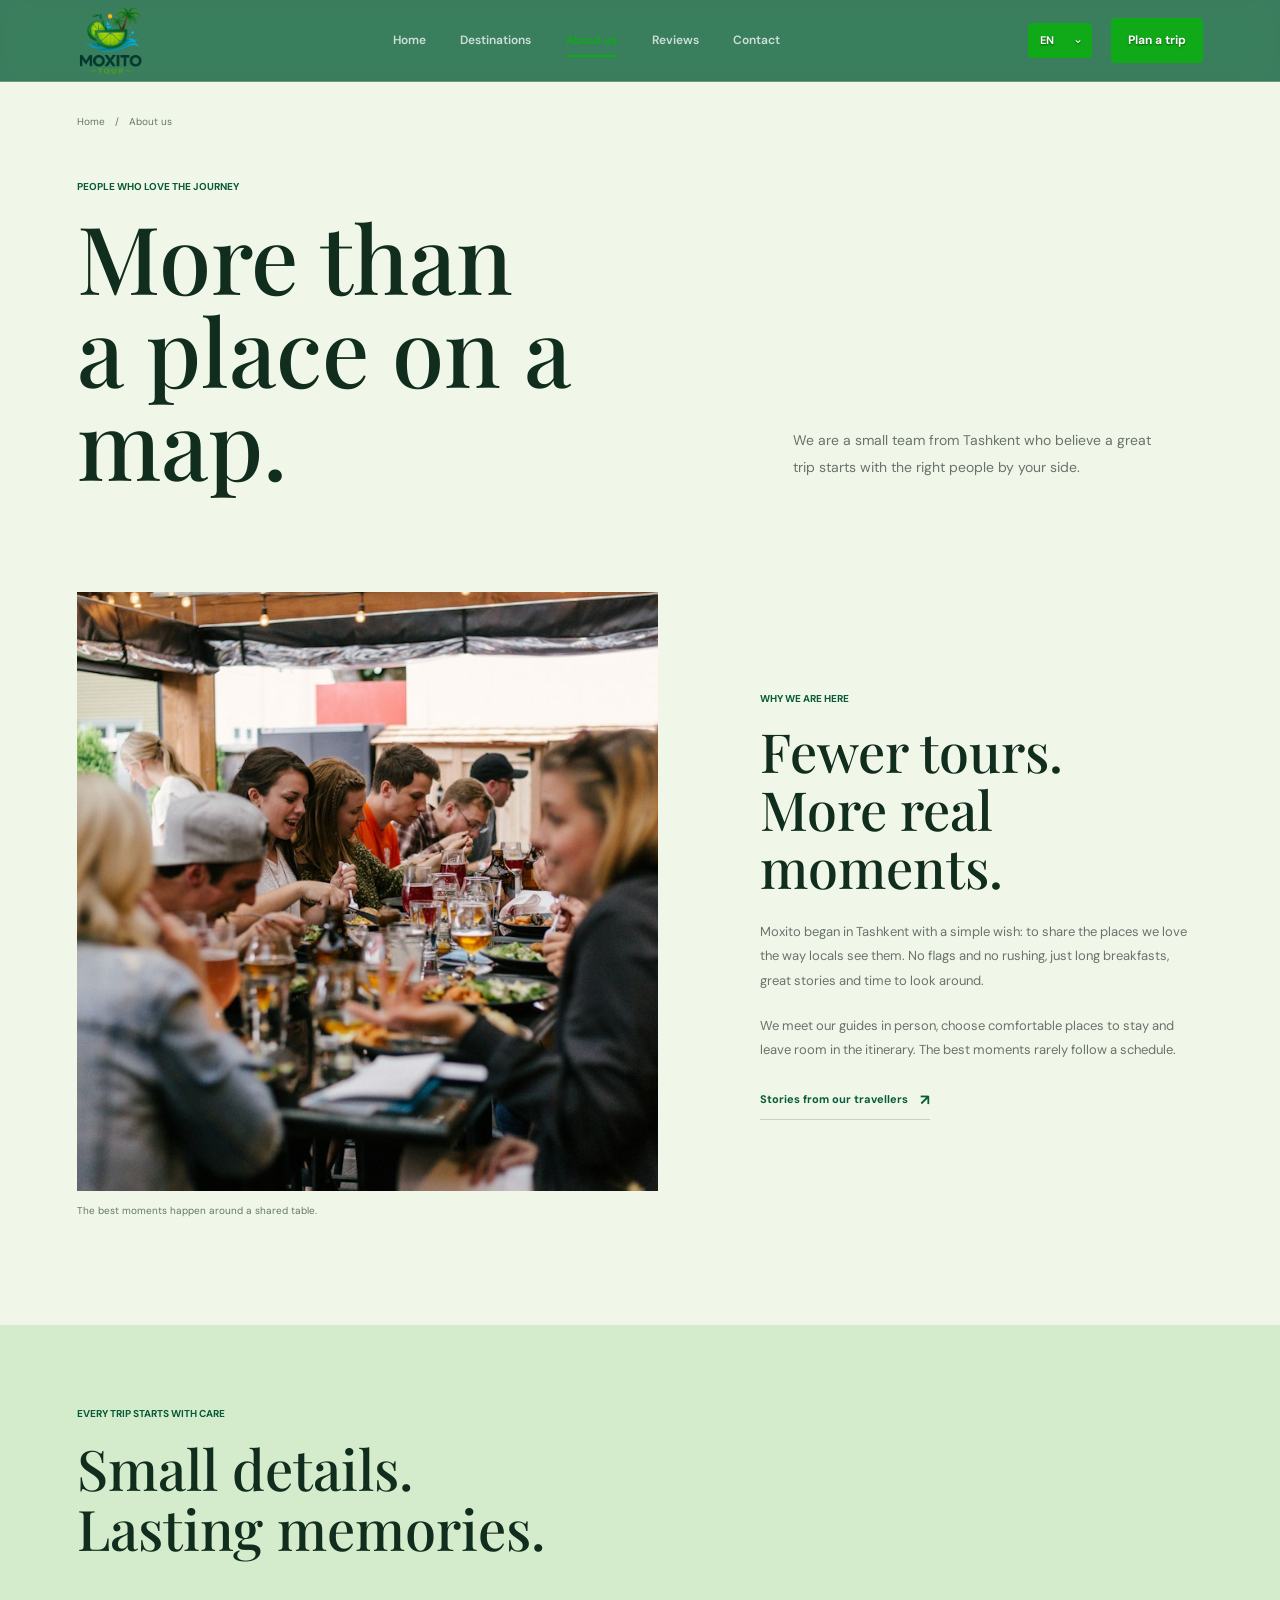
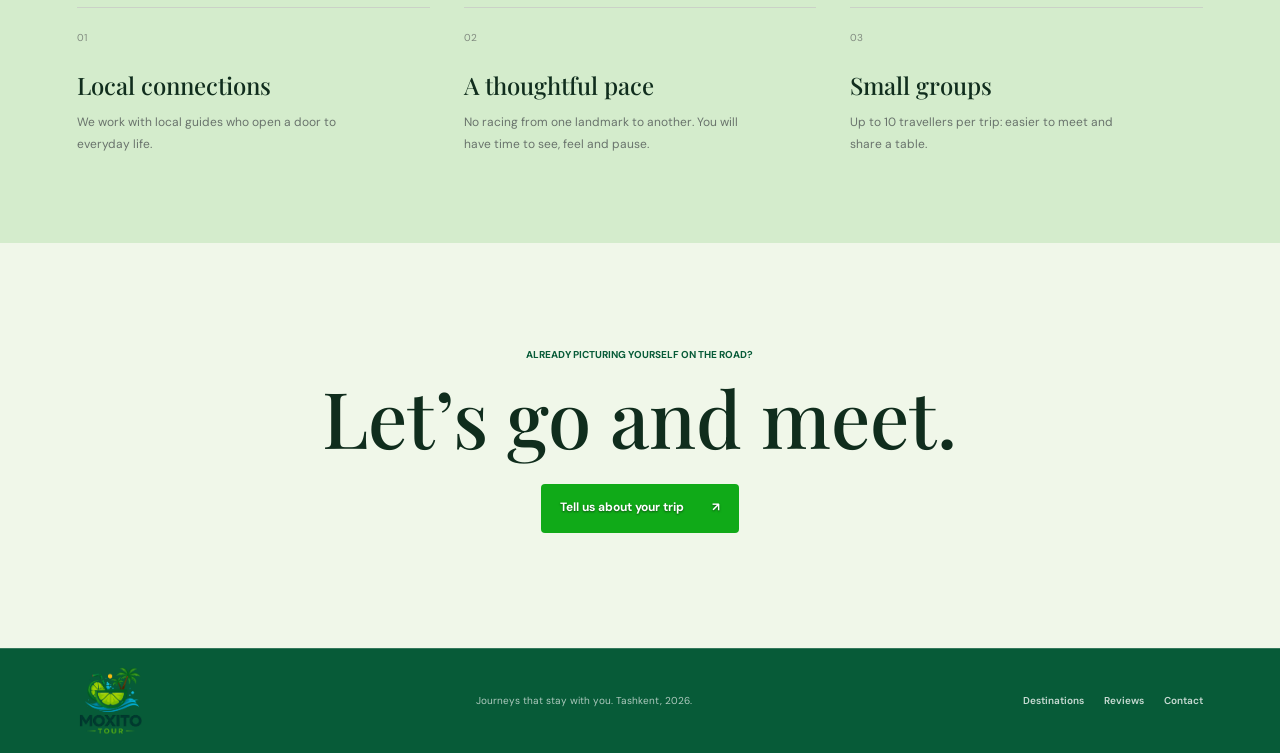
<file: about.html>
<!doctype html>
<html lang="ru">
  <head>
    <meta charset="UTF-8" />
    <meta name="viewport" content="width=device-width, initial-scale=1.0" />
    <meta name="theme-color" content="#f0f7e9" />
    <link rel="icon" type="image/png" href="assets/favicon.png" />
    <link rel="preconnect" href="https://fonts.googleapis.com" />
    <link rel="preconnect" href="https://fonts.gstatic.com" crossorigin />
    <link
      href="https://fonts.googleapis.com/css2?family=DM+Sans:wght@400;500;600;700&family=Playfair+Display:wght@500;600;700&display=swap"
      rel="stylesheet"
    />
    <link rel="stylesheet" href="style.css" />
    <title>О нас — Moxito Tour</title>
  </head>
  <body>
    <header class="site-header">
      <a class="brand" href="index.html" aria-label="Moxito Tour — главная"
        ><img
          class="brand-logo"
          src="assets/moxito-logo.png"
          alt="Moxito Tour" /></a
      ><button
        class="menu-toggle"
        type="button"
        aria-label="Открыть меню"
        aria-expanded="false"
      >
        <span></span><span></span>
      </button>
      <nav
        class="main-nav"
        aria-label="Основная навигация"
        data-i18n-aria="nav.aria"
      >
        <a href="index.html" data-i18n="nav.home">Главная</a
        ><a href="destinations.html" data-i18n="nav.destinations">Направления</a
        ><a class="active" href="about.html" data-i18n="nav.about">О нас</a
        ><a href="reviews.html" data-i18n="nav.reviews">Отзывы</a
        ><a href="contact.html" data-i18n="nav.contact">Контакты</a>
      </nav>
      <div class="header-actions">
        <label class="language-picker"
          ><span class="sr-only" data-i18n="language.label">Язык</span
          ><select class="language-select" aria-label="Язык">
            <option value="ru">RU</option>
            <option value="uz">UZ</option>
            <option value="en">EN</option>
          </select></label
        ><a class="header-cta" href="contact.html" data-i18n="nav.cta"
          >Обсудить поездку <span>↗</span></a
        >
      </div>
    </header>
    <main>
      <section class="inner-hero page-container">
        <div class="breadcrumbs">
          <a href="index.html" data-i18n="nav.home">Главная</a><span>/</span
          ><span data-i18n="nav.about">О нас</span>
        </div>
        <div class="inner-hero-row">
          <div>
            <span class="eyebrow" data-i18n="about.eyebrow"
              >Люди влюблены в поездки</span
            >
            <h1 data-i18n="about.title">Не просто<br />точка на карте.</h1>
          </div>
          <p class="inner-lead" data-i18n="about.lead">
            Мы — небольшая команда из Ташкента, которая верит: хорошее
            путешествие начинается с правильных людей рядом.
          </p>
        </div>
      </section>
      <section class="about-feature page-container">
        <div class="about-photo reveal">
          <img
            src="assets/travelers.jpg"
            alt="Друзья наслаждаются ужином вместе во время путешествия"
            loading="lazy"
          /><span data-i18n="about.photoCaption"
            >Самое важное всегда происходит за общим столом.</span
          >
        </div>
        <div class="about-story reveal">
          <span class="eyebrow" data-i18n="about.storyLabel"
            >Зачем мы здесь</span
          >
          <h2 data-i18n="about.storyTitle">
            Меньше экскурсий.<br />Больше настоящего.
          </h2>
          <p data-i18n="about.storyFirst">
            Moxito родился в Ташкенте из простого желания: показать любимые
            места такими, какими их видят местные. Без флажков и спешки, с
            долгими завтраками, правильными историями и временем просто смотреть
            по сторонам.
          </p>
          <p data-i18n="about.storySecond">
            Мы знакомимся с проводниками лично, выбираем уютные места для
            ночёвок и оставляем в программе свободное время. Ведь лучшие моменты
            редко бывают в расписании.
          </p>
          <a class="text-link" href="reviews.html"
            ><span data-i18n="about.readStories"
              >Истории наших путешественников</span
            >
            <span>↗</span></a
          >
        </div>
      </section>
      <section class="values-section">
        <div class="page-container">
          <div class="section-heading reveal">
            <span class="eyebrow" data-i18n="about.valuesLabel"
              >Поездка начинается с заботы</span
            >
            <h2 data-i18n="about.valuesTitle">
              Маленькие детали.<br />Большие воспоминания.
            </h2>
          </div>
          <div class="values-grid">
            <article class="value-item reveal">
              <span>01</span>
              <h3 data-i18n="about.valueOneTitle">Свои люди</h3>
              <p data-i18n="about.valueOne">
                Работаем с местными гидами, которые открывают дверь к настоящей
                жизни.
              </p>
            </article>
            <article class="value-item reveal">
              <span>02</span>
              <h3 data-i18n="about.valueTwoTitle">Ритм путешествия</h3>
              <p data-i18n="about.valueTwo">
                Не бежим за галочками. Вы успеете увидеть, почувствовать и
                передохнуть.
              </p>
            </article>
            <article class="value-item reveal">
              <span>03</span>
              <h3 data-i18n="about.valueThreeTitle">Маленькие группы</h3>
              <p data-i18n="about.valueThree">
                До 10 гостей в поездке: так проще познакомиться и найти общий
                стол.
              </p>
            </article>
          </div>
        </div>
      </section>
      <section class="closing-cta page-container reveal">
        <span class="eyebrow" data-i18n="about.ctaLabel"
          >Уже представили себя в дороге?</span
        >
        <h2 data-i18n="about.ctaTitle">Поехали знакомиться.</h2>
        <a class="button button-dark" href="contact.html"
          ><span data-i18n="about.ctaButton">Расскажите о поездке</span
          ><span>↗</span></a
        >
      </section>
    </main>
    <footer class="site-footer">
      <a class="brand footer-brand" href="index.html"
        ><img
          class="brand-logo"
          src="assets/moxito-logo.png"
          alt="Moxito Tour" /></a
      ><span class="footer-copy" data-i18n="footer.copy"
        >Путешествия, которые остаются с вами. Ташкент, 2026.</span
      >
      <nav class="footer-links">
        <a href="destinations.html" data-i18n="nav.destinations">Направления</a
        ><a href="reviews.html" data-i18n="nav.reviews">Отзывы</a
        ><a href="contact.html" data-i18n="nav.contact">Контакты</a>
      </nav>
    </footer>
    <script src="script.js"></script>
  </body>
</html>
</file>
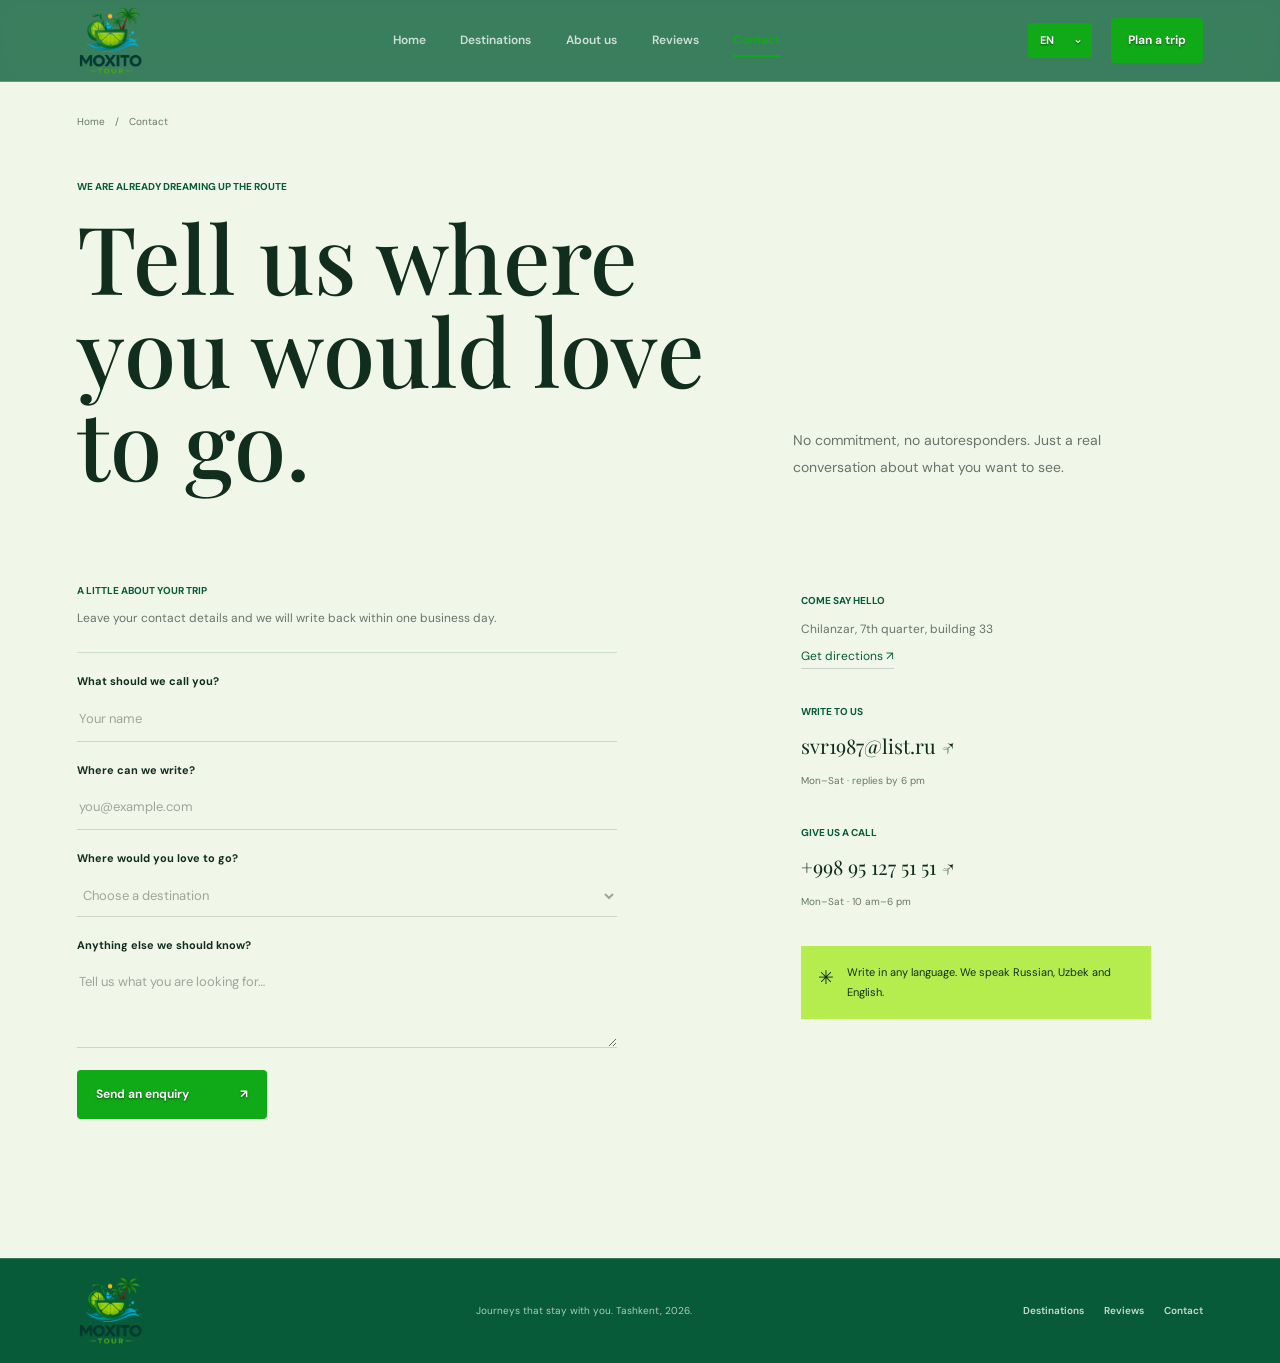
<file: contact.html>
<!doctype html>
<html lang="ru">
  <head>
    <meta charset="UTF-8" />
    <meta name="viewport" content="width=device-width, initial-scale=1.0" />
    <meta name="theme-color" content="#f0f7e9" />
    <link rel="icon" type="image/png" href="assets/favicon.png" />
    <link rel="preconnect" href="https://fonts.googleapis.com" />
    <link rel="preconnect" href="https://fonts.gstatic.com" crossorigin />
    <link
      href="https://fonts.googleapis.com/css2?family=DM+Sans:wght@400;500;600;700&family=Playfair+Display:wght@500;600;700&display=swap"
      rel="stylesheet"
    />
    <link rel="stylesheet" href="style.css" />
    <title>Контакты — Moxito Tour</title>
  </head>
  <body>
    <header class="site-header">
      <a class="brand" href="index.html" aria-label="Moxito Tour — главная"
        ><img
          class="brand-logo"
          src="assets/moxito-logo.png"
          alt="Moxito Tour" /></a
      ><button
        class="menu-toggle"
        type="button"
        aria-label="Открыть меню"
        aria-expanded="false"
      >
        <span></span><span></span>
      </button>
      <nav
        class="main-nav"
        aria-label="Основная навигация"
        data-i18n-aria="nav.aria"
      >
        <a href="index.html" data-i18n="nav.home">Главная</a
        ><a href="destinations.html" data-i18n="nav.destinations">Направления</a
        ><a href="about.html" data-i18n="nav.about">О нас</a
        ><a href="reviews.html" data-i18n="nav.reviews">Отзывы</a
        ><a class="active" href="contact.html" data-i18n="nav.contact"
          >Контакты</a
        >
      </nav>
      <div class="header-actions">
        <label class="language-picker"
          ><span class="sr-only" data-i18n="language.label">Язык</span
          ><select class="language-select" aria-label="Язык">
            <option value="ru">RU</option>
            <option value="uz">UZ</option>
            <option value="en">EN</option>
          </select></label
        ><a class="header-cta" href="#trip-form" data-i18n="nav.cta"
          >Обсудить поездку <span>↗</span></a
        >
      </div>
    </header>
    <main>
      <section class="inner-hero page-container">
        <div class="breadcrumbs">
          <a href="index.html" data-i18n="nav.home">Главная</a><span>/</span
          ><span data-i18n="nav.contact">Контакты</span>
        </div>
        <div class="inner-hero-row">
          <div>
            <span class="eyebrow" data-i18n="contact.eyebrow"
              >Мы уже думаем о маршруте</span
            >
            <h1 data-i18n="contact.title">Расскажите,<br />куда хочется.</h1>
          </div>
          <p class="inner-lead" data-i18n="contact.lead">
            Никаких обязательств и автоответчиков. Только живой разговор о том,
            что вы хотите увидеть.
          </p>
        </div>
      </section>
      <section class="contact-layout page-container">
        <form class="contact-form reveal" id="trip-form">
          <div class="form-intro">
            <span class="eyebrow" data-i18n="contact.formLabel"
              >Пара слов о поездке</span
            >
            <p data-i18n="contact.formIntro">
              Оставьте контакты, а мы напишем в течение одного рабочего дня.
            </p>
          </div>
          <label class="form-field"
            ><span data-i18n="contact.nameLabel">Как к вам обращаться?</span
            ><input
              name="name"
              type="text"
              autocomplete="name"
              required
              placeholder="Имя"
              data-i18n-placeholder="contact.namePlaceholder" /></label
          ><label class="form-field"
            ><span data-i18n="contact.emailLabel">Куда написать?</span
            ><input
              name="email"
              type="email"
              autocomplete="email"
              required
              placeholder="you@example.com"
              data-i18n-placeholder="contact.emailPlaceholder" /></label
          ><label class="form-field"
            ><span data-i18n="contact.destinationLabel"
              >Куда мечтаете поехать?</span
            ><select name="destination" required>
              <option
                value=""
                selected
                disabled
                data-i18n="contact.destinationPlaceholder"
              >
                Выберите направление
              </option>
              <option value="maldives" data-i18n="dest.maldivesTitle">
                Мальдивы: острова и лагуны
              </option>
              <option value="thailand" data-i18n="dest.thailandTitle">
                Таиланд: тропики и острова
              </option>
              <option value="turkey" data-i18n="dest.trTitle">
                Стамбул: две стороны света
              </option>
              <option value="italy" data-i18n="dest.itTitle">
                Итальянская ривьера без спешки
              </option>
              <option value="custom" data-i18n="contact.customOption">
                Свой маршрут
              </option>
            </select></label
          ><label class="form-field"
            ><span data-i18n="contact.messageLabel"
              >Что ещё нам знать?
              <small data-i18n="contact.optional">необязательно</small></span
            ><textarea
              name="message"
              rows="3"
              placeholder=""
              data-i18n-placeholder="contact.messagePlaceholder"
            ></textarea></label
          ><button class="button button-dark form-submit" type="submit">
            <span data-i18n="contact.submit">Отправить запрос</span
            ><span>↗</span>
          </button>
          <p class="form-status" role="status" aria-live="polite"></p>
        </form>
        <aside class="contact-details reveal">
          <div class="contact-detail-block">
            <span class="eyebrow" data-i18n="contact.findUs"
              >Загляните к нам</span
            >
            <address>
              <span data-i18n="contact.address"
                >Чиланзар, 7-й квартал, дом 33</span
              ><br /><a
                href="https://maps.google.com/maps?q=41.298043,69.207995&amp;ll=41.298043,69.207995&amp;z=16"
                target="_blank"
                rel="noreferrer"
                data-i18n="contact.directions"
                >Как добраться ↗</a
              >
            </address>
          </div>
          <div class="contact-detail-block">
            <span class="eyebrow" data-i18n="contact.writeUs"
              >Напишите напрямую</span
            ><a class="contact-email" href="mailto:svr1987@list.ru"
              >svr1987@list.ru ↗</a
            >
            <p data-i18n="contact.replyTime">Пн–Сб · отвечаем до 18:00</p>
          </div>
          <div class="contact-detail-block">
            <span class="eyebrow" data-i18n="contact.callUs">Позвоните</span
            ><a class="contact-email" href="tel:+998951275151"
              >+998 95 127 51 51 ↗</a
            >
            <p data-i18n="contact.callTime">Пн–Сб · 10:00–18:00</p>
          </div>
          <div class="contact-note">
            <span aria-hidden="true">✳</span>
            <p data-i18n="contact.note">
              Можно написать на любом языке. Мы говорим по-русски, узбекски и
              английски.
            </p>
          </div>
        </aside>
      </section>
    </main>
    <footer class="site-footer">
      <a class="brand footer-brand" href="index.html"
        ><img
          class="brand-logo"
          src="assets/moxito-logo.png"
          alt="Moxito Tour" /></a
      ><span class="footer-copy" data-i18n="footer.copy"
        >Путешествия, которые остаются с вами. Ташкент, 2026.</span
      >
      <nav class="footer-links">
        <a href="destinations.html" data-i18n="nav.destinations">Направления</a
        ><a href="reviews.html" data-i18n="nav.reviews">Отзывы</a
        ><a href="contact.html" data-i18n="nav.contact">Контакты</a>
      </nav>
    </footer>
    <script src="script.js"></script>
  </body>
</html>
</file>
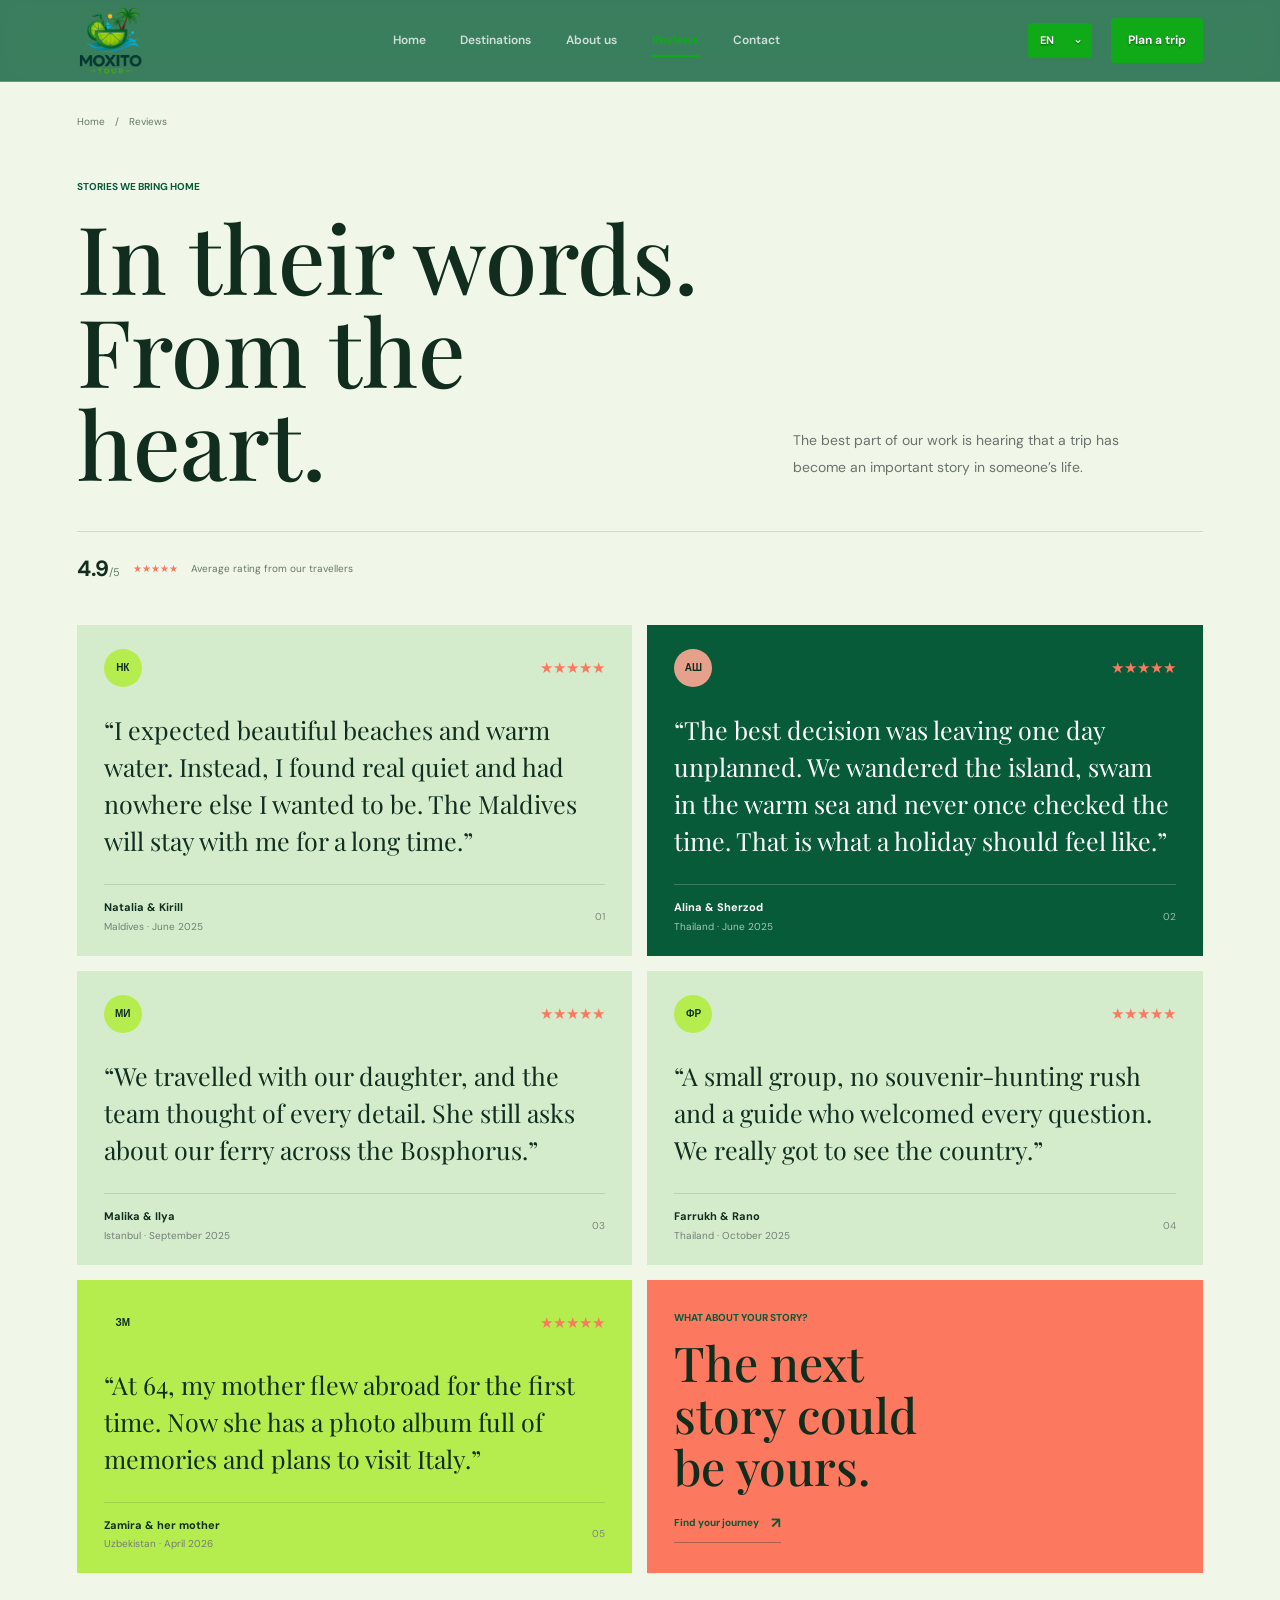
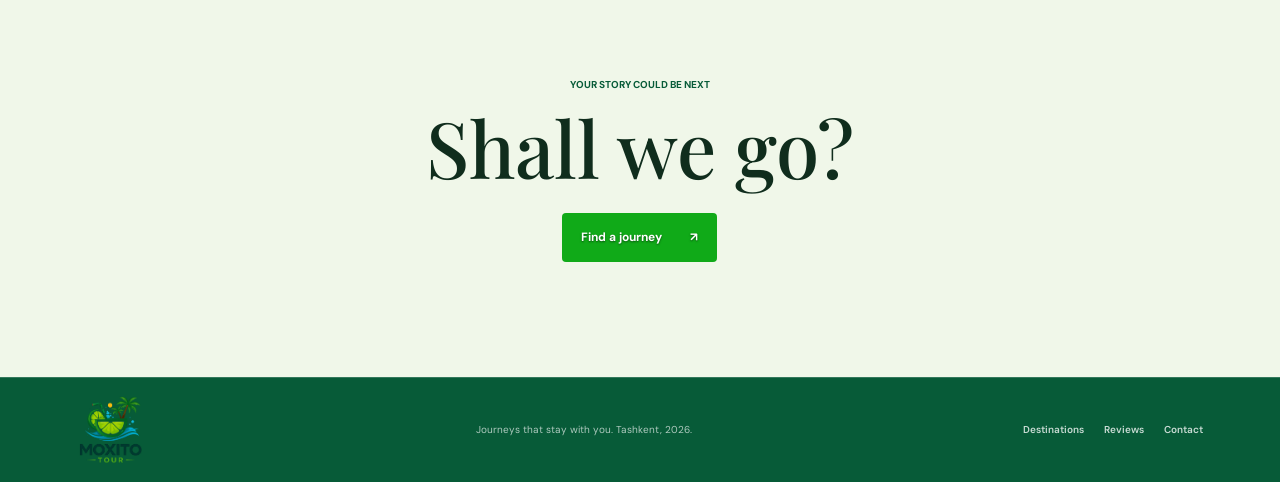
<file: reviews.html>
<!doctype html>
<html lang="ru">
  <head>
    <meta charset="UTF-8" />
    <meta name="viewport" content="width=device-width, initial-scale=1.0" />
    <meta name="theme-color" content="#f0f7e9" />
    <link rel="icon" type="image/png" href="assets/favicon.png" />
    <link rel="preconnect" href="https://fonts.googleapis.com" />
    <link rel="preconnect" href="https://fonts.gstatic.com" crossorigin />
    <link
      href="https://fonts.googleapis.com/css2?family=DM+Sans:wght@400;500;600;700&family=Playfair+Display:wght@500;600;700&display=swap"
      rel="stylesheet"
    />
    <link rel="stylesheet" href="style.css" />
    <title>Отзывы — Moxito Tour</title>
  </head>
  <body>
    <header class="site-header">
      <a class="brand" href="index.html" aria-label="Moxito Tour — главная"
        ><img
          class="brand-logo"
          src="assets/moxito-logo.png"
          alt="Moxito Tour" /></a
      ><button
        class="menu-toggle"
        type="button"
        aria-label="Открыть меню"
        aria-expanded="false"
      >
        <span></span><span></span>
      </button>
      <nav
        class="main-nav"
        aria-label="Основная навигация"
        data-i18n-aria="nav.aria"
      >
        <a href="index.html" data-i18n="nav.home">Главная</a
        ><a href="destinations.html" data-i18n="nav.destinations">Направления</a
        ><a href="about.html" data-i18n="nav.about">О нас</a
        ><a class="active" href="reviews.html" data-i18n="nav.reviews">Отзывы</a
        ><a href="contact.html" data-i18n="nav.contact">Контакты</a>
      </nav>
      <div class="header-actions">
        <label class="language-picker"
          ><span class="sr-only" data-i18n="language.label">Язык</span
          ><select class="language-select" aria-label="Язык">
            <option value="ru">RU</option>
            <option value="uz">UZ</option>
            <option value="en">EN</option>
          </select></label
        ><a class="header-cta" href="contact.html" data-i18n="nav.cta"
          >Обсудить поездку <span>↗</span></a
        >
      </div>
    </header>
    <main>
      <section class="inner-hero page-container">
        <div class="breadcrumbs">
          <a href="index.html" data-i18n="nav.home">Главная</a><span>/</span
          ><span data-i18n="nav.reviews">Отзывы</span>
        </div>
        <div class="inner-hero-row">
          <div>
            <span class="eyebrow" data-i18n="reviews.eyebrow"
              >Истории, которые мы везём домой</span
            >
            <h1 data-i18n="reviews.title">Их словами.<br />От всего сердца.</h1>
          </div>
          <p class="inner-lead" data-i18n="reviews.lead">
            Самая приятная часть нашей работы — узнавать, что поездка стала для
            кого-то важной историей.
          </p>
        </div>
        <div class="review-summary">
          <strong>4.9<span>/5</span></strong
          ><span class="summary-stars" aria-label="5 звёзд">★★★★★</span
          ><span data-i18n="reviews.summary"
            >Средняя оценка наших путешественников</span
          >
        </div>
      </section>
      <section class="reviews-grid page-container">
        <article class="review-card reveal">
          <div class="review-card-top">
            <span class="review-initials">НК</span
            ><span class="review-stars">★★★★★</span>
          </div>
          <blockquote data-i18n="reviews.quoteOne">
            «Я ожидала красивых зданий и хорошей еды. А получила ощущение, будто
            приехала к старым друзьям. Мальдивы останутся со мной надолго.»
          </blockquote>
          <div class="review-card-footer">
            <span
              ><strong data-i18n="reviews.authorOne">Наталья и Кирилл</strong
              ><small data-i18n="reviews.tripOne"
                >Узбекистан · май 2025</small
              ></span
            ><span class="review-mark">01</span>
          </div>
        </article>
        <article class="review-card review-card-dark reveal">
          <div class="review-card-top">
            <span class="review-initials">АШ</span
            ><span class="review-stars">★★★★★</span>
          </div>
          <blockquote data-i18n="reviews.quoteTwo">
            «Лучшее решение — оставить один день без плана. Мы просто гуляли по
            острову, купались в тёплом море и ни разу не смотрели на часы.»
          </blockquote>
          <div class="review-card-footer">
            <span
              ><strong data-i18n="reviews.authorTwo">Алина и Шерзод</strong
              ><small data-i18n="reviews.tripTwo"
                >Таиланд · июнь 2025</small
              ></span
            ><span class="review-mark">02</span>
          </div>
        </article>
        <article class="review-card reveal">
          <div class="review-card-top">
            <span class="review-initials">МИ</span
            ><span class="review-stars">★★★★★</span>
          </div>
          <blockquote data-i18n="reviews.quoteThree">
            «Мы путешествовали с дочерью, и команда продумала всё до мелочей.
            Она до сих пор просит рассказать, как переплывали Босфор на пароме.»
          </blockquote>
          <div class="review-card-footer">
            <span
              ><strong data-i18n="reviews.authorThree">Малика и Илья</strong
              ><small data-i18n="reviews.tripThree"
                >Стамбул · сентябрь 2025</small
              ></span
            ><span class="review-mark">03</span>
          </div>
        </article>
        <article class="review-card reveal">
          <div class="review-card-top">
            <span class="review-initials">ФР</span
            ><span class="review-stars">★★★★★</span>
          </div>
          <blockquote data-i18n="reviews.quoteFour">
            «Маленькая группа, никакого бега за сувенирами, гид, которому
            хотелось задавать ещё больше вопросов. Увидеть страну по-настоящему
            получилось.»
          </blockquote>
          <div class="review-card-footer">
            <span
              ><strong data-i18n="reviews.authorFour">Фаррух и Рано</strong
              ><small data-i18n="reviews.tripFour"
                >Таиланд · октябрь 2025</small
              ></span
            ><span class="review-mark">04</span>
          </div>
        </article>
        <article class="review-card review-card-accent reveal">
          <div class="review-card-top">
            <span class="review-initials">ЗМ</span
            ><span class="review-stars">★★★★★</span>
          </div>
          <blockquote data-i18n="reviews.quoteFive">
            «Мама впервые полетела за границу в 64 года. Теперь у неё целый
            альбом фотографий и планы на Италию.»
          </blockquote>
          <div class="review-card-footer">
            <span
              ><strong data-i18n="reviews.authorFive">Замира и мама</strong
              ><small data-i18n="reviews.tripFive"
                >Узбекистан · апрель 2026</small
              ></span
            ><span class="review-mark">05</span>
          </div>
        </article>
        <article class="review-invitation reveal">
          <span class="eyebrow" data-i18n="reviews.inviteLabel">А ваша?</span>
          <h2 data-i18n="reviews.inviteTitle">
            Следующая<br />история может<br />быть вашей.
          </h2>
          <a class="text-link" href="contact.html"
            ><span data-i18n="reviews.inviteButton">Выбрать путешествие</span>
            <span>↗</span></a
          >
        </article>
      </section>
      <section class="closing-cta page-container reveal">
        <span class="eyebrow" data-i18n="reviews.ctaLabel"
          >Здесь может быть и ваша история</span
        >
        <h2 data-i18n="reviews.ctaTitle">Поехали?</h2>
        <a class="button button-dark" href="destinations.html"
          ><span data-i18n="reviews.ctaButton">Найти путешествие</span
          ><span>↗</span></a
        >
      </section>
    </main>
    <footer class="site-footer">
      <a class="brand footer-brand" href="index.html"
        ><img
          class="brand-logo"
          src="assets/moxito-logo.png"
          alt="Moxito Tour" /></a
      ><span class="footer-copy" data-i18n="footer.copy"
        >Путешествия, которые остаются с вами. Ташкент, 2026.</span
      >
      <nav class="footer-links">
        <a href="destinations.html" data-i18n="nav.destinations">Направления</a
        ><a href="reviews.html" data-i18n="nav.reviews">Отзывы</a
        ><a href="contact.html" data-i18n="nav.contact">Контакты</a>
      </nav>
    </footer>
    <script src="script.js"></script>
  </body>
</html>
</file>
<file: style.css>
@import url("https://fonts.googleapis.com/css2?family=DM+Sans:wght@400;500;600;700&family=Playfair+Display:wght@500;600;700&display=swap");

:root {
  --paper: #f0f7e9;
  --ink: #102d1d;
  --forest: #075b38;
  --mint: #c9e7c4;
  --acid: #b5ed4e;
  --coral: #fc785f;
  --button-green: #10aa18;
  --muted: #647868;
  --line: #cfddca;
  --serif: "Playfair Display", Georgia, serif;
  --sans: "DM Sans", Arial, sans-serif;
  --page-width: 1240px;
  --gutter: clamp(22px, 6vw, 84px);
}
*,
*::before,
*::after {
  box-sizing: border-box;
}
html {
  scroll-behavior: smooth;
  scroll-padding-top: 92px;
}
body {
  margin: 0;
  background: var(--paper);
  color: var(--ink);
  font-family: var(--sans);
  font-size: 15px;
  line-height: 1.6;
  -webkit-font-smoothing: antialiased;
}
body.menu-open {
  overflow: hidden;
}
a {
  color: inherit;
  text-decoration: none;
}
button,
input,
select,
textarea {
  font: inherit;
}
button,
a,
select {
  -webkit-tap-highlight-color: transparent;
}
button:focus-visible,
a:focus-visible,
input:focus-visible,
select:focus-visible,
textarea:focus-visible {
  outline: 2px solid var(--button-green);
  outline-offset: 4px;
}
img {
  display: block;
  max-width: 100%;
}
::selection {
  background: var(--acid);
  color: var(--ink);
}
.page-container {
  width: min(var(--page-width), 100% - var(--gutter) * 2);
  margin-inline: auto;
}
.sr-only {
  position: absolute;
  width: 1px;
  height: 1px;
  padding: 0;
  margin: -1px;
  overflow: hidden;
  clip: rect(0, 0, 0, 0);
  white-space: nowrap;
  border: 0;
}
.site-header {
  height: 82px;
  padding-inline: var(--gutter);
  display: flex;
  align-items: center;
  justify-content: space-between;
  gap: 24px;
  background: rgba(7, 91, 56, 0.78);
  position: sticky;
  top: 0;
  z-index: 5;
  border-bottom: 1px solid rgba(255, 255, 255, 0.22);
  backdrop-filter: blur(14px) saturate(135%);
}
.home-page .site-header {
  position: fixed;
  inset: 0 0 auto;
  background: transparent;
  border-bottom-color: transparent;
  backdrop-filter: none;
  transition:
    background-color 0.25s ease,
    border-color 0.25s ease,
    backdrop-filter 0.25s ease;
}
.home-page .site-header.is-scrolled {
  background: rgba(7, 91, 56, 0.96);
  border-bottom-color: rgba(255, 255, 255, 0.16);
  backdrop-filter: blur(14px) saturate(135%);
}
.home-page .site-header:not(.is-scrolled) .language-picker {
  background: transparent;
}
.home-page .site-header:not(.is-scrolled) .header-cta {
  border-color: rgba(255, 255, 255, 0.72);
  background: transparent;
}
.home-page .site-header:not(.is-scrolled) .header-cta:hover {
  border-color: white;
  background: rgba(255, 255, 255, 0.12);
  box-shadow: none;
}
.brand {
  display: inline-flex;
  align-items: center;
  gap: 9px;
  flex: none;
}
.brand-logo {
  display: block;
  width: 68px;
  height: 68px;
  object-fit: contain;
}
.brand-mark {
  display: grid;
  place-items: center;
  width: 39px;
  height: 39px;
  border-radius: 50%;
  background: var(--acid);
  font-size: 20px;
  font-weight: 700;
  letter-spacing: -1px;
}
.brand-name {
  font-size: 17px;
  font-weight: 700;
  letter-spacing: 0;
}
.brand-name span {
  font-weight: 400;
  color: var(--muted);
}
.main-nav {
  display: flex;
  align-items: center;
  gap: clamp(16px, 2.7vw, 37px);
}
.main-nav a,
.footer-links a {
  font-size: 12px;
  font-weight: 600;
  transition: color 0.2s ease;
}
.main-nav a {
  color: rgba(255, 255, 255, 0.76);
  position: relative;
  padding-block: 7px;
}
.main-nav a:hover,
.main-nav a.active {
  color: var(--button-green);
}
.main-nav a.active::after {
  position: absolute;
  content: "";
  left: 0;
  right: 0;
  bottom: 0;
  height: 2px;
  background: var(--button-green);
}
.header-actions {
  display: flex;
  align-items: center;
  gap: 19px;
  flex: none;
}
.language-picker {
  position: relative;
  display: flex;
  align-items: center;
  border: 0;
  border-radius: 4px;
  background: var(--button-green);
  transition: background-color 0.2s ease;
}
.language-picker:hover {
  background: var(--button-green);
}
.language-picker:focus-within {
  background: var(--button-green);
}
.language-picker::after {
  content: "⌄";
  position: absolute;
  right: 9px;
  top: 50%;
  transform: translateY(-58%);
  font-size: 12px;
  pointer-events: none;
  color: white;
}
.language-select {
  appearance: none;
  border: 0;
  background: transparent;
  min-width: 64px;
  padding: 9px 25px 9px 12px;
  color: white;
  font-size: 11px;
  font-weight: 700;
  cursor: pointer;
}
.language-select option {
  background: var(--paper);
  color: var(--ink);
}
.header-cta,
.button,
.filter-button:hover,
.filter-button.is-active,
.language-select,
.language-picker::after {
  text-shadow: 0 1px 2px rgba(0, 36, 7, 0.62);
}
.header-cta,
.text-link {
  display: inline-flex;
  align-items: center;
  gap: 12px;
  font-size: 12px;
  font-weight: 700;
}
.header-cta {
  padding: 12px 16px;
  border: 1px solid var(--button-green);
  border-radius: 4px;
  background: var(--button-green);
  color: white;
  transition:
    background 0.2s,
    border-color 0.2s,
    box-shadow 0.2s ease;
}
.header-cta:hover {
  background: var(--button-green);
  border-color: var(--button-green);
  color: white;
  box-shadow:
    inset 0 0 0 1px rgba(7, 91, 56, 0.9),
    0 0 8px rgba(16, 170, 24, 0.78),
    0 0 20px rgba(7, 91, 56, 0.8),
    0 0 30px rgba(16, 170, 24, 0.45);
}
.header-cta span,
.text-link span:last-child {
  font-size: 15px;
  transition: transform 0.2s;
}
.header-cta:hover span,
.text-link:hover span:last-child {
  transform: translate(3px, -2px);
}
.menu-toggle {
  display: none;
}
.home-hero {
  min-height: 100svh;
  position: relative;
  display: flex;
  align-items: center;
  overflow: hidden;
  background: var(--forest);
  color: white;
}
.hero-image {
  position: absolute;
  inset: 0;
  opacity: 0;
  background-size: cover;
  background-position: center 53%;
  transform: scale(1.035);
  filter: saturate(1.12) contrast(1.05);
  transition:
    opacity 0.75s ease,
    transform 1.2s ease,
    filter 0.75s ease;
  pointer-events: none;
}
.hero-image.is-active {
  opacity: 1;
  transform: scale(1);
}
.hero-image-maldives {
  background-image:
    linear-gradient(
      90deg,
      rgba(5, 50, 30, 0.65) 0%,
      rgba(5, 50, 30, 0.36) 52%,
      rgba(5, 50, 30, 0.04) 100%
    ),
    url("assets/maldives.jpg");
}
.hero-image-thailand {
  background-image:
    linear-gradient(
      90deg,
      rgba(5, 50, 30, 0.65) 0%,
      rgba(5, 50, 30, 0.36) 52%,
      rgba(5, 50, 30, 0.04) 100%
    ),
    url("assets/thailand.jpg");
}
.hero-image-istanbul {
  background-image:
    linear-gradient(
      90deg,
      rgba(5, 50, 30, 0.65) 0%,
      rgba(5, 50, 30, 0.36) 52%,
      rgba(5, 50, 30, 0.04) 100%
    ),
    url("assets/istanbul.jpg");
}
.hero-image-italy {
  background-image:
    linear-gradient(
      90deg,
      rgba(5, 50, 30, 0.65) 0%,
      rgba(5, 50, 30, 0.36) 52%,
      rgba(5, 50, 30, 0.04) 100%
    ),
    url("assets/italy.jpg");
}
.hero-content {
  z-index: 1;
  padding-top: 8px;
  animation: riseIn 0.8s 0.12s both;
}
.eyebrow {
  display: block;
  text-transform: uppercase;
  font-size: 10px;
  font-weight: 700;
  letter-spacing: 0;
  color: var(--forest);
}
.light-eyebrow {
  color: var(--acid);
}
.home-hero h1,
.inner-hero h1 {
  font-family: var(--serif);
  font-size: clamp(58px, 8.2vw, 112px);
  font-weight: 500;
  line-height: 0.99;
  letter-spacing: 0;
  margin: 22px 0 19px;
}
.hero-description {
  max-width: 420px;
  color: rgba(255, 255, 255, 0.81);
  font-size: 15px;
  line-height: 1.8;
  margin: 0 0 28px;
}
.button {
  display: inline-flex;
  align-items: center;
  justify-content: center;
  gap: 28px;
  min-height: 49px;
  padding: 12px 19px;
  border: 0;
  border-radius: 4px;
  font-size: 12px;
  font-weight: 700;
  cursor: pointer;
  transition:
    background 0.2s,
    transform 0.2s,
    color 0.2s,
    box-shadow 0.2s ease;
}
.button:hover {
  transform: translateY(-2px);
  box-shadow:
    inset 0 0 0 1px rgba(7, 91, 56, 0.9),
    0 0 8px rgba(16, 170, 24, 0.78),
    0 0 22px rgba(7, 91, 56, 0.8),
    0 0 32px rgba(16, 170, 24, 0.45);
}
.button-accent {
  background: var(--button-green);
  color: white;
}
.button-accent:hover {
  background: var(--button-green);
}
.button-dark {
  background: var(--button-green);
  color: white;
}
.button-dark:hover {
  background: var(--button-green);
  color: white;
}
.hero-bottom {
  position: absolute;
  left: 50%;
  bottom: 26px;
  transform: translateX(-50%);
  display: flex;
  justify-content: space-between;
  align-items: center;
  color: rgba(255, 255, 255, 0.76);
  font-size: 10px;
}
.hero-bottom a {
  display: flex;
  align-items: center;
  gap: 12px;
}
.hero-bottom a span {
  font-size: 16px;
  color: var(--acid);
  animation: nudgeDown 1.5s infinite;
}
.hero-index {
  position: absolute;
  right: var(--gutter);
  top: 50%;
  writing-mode: vertical-rl;
  transform: translateY(-50%);
  font-size: 10px;
  color: rgba(255, 255, 255, 0.72);
}
.intro-section {
  padding-block: 114px 54px;
  display: grid;
  grid-template-columns: 1.1fr 0.6fr;
  align-items: end;
  gap: 68px;
}
.section-heading h2,
.about-story h2,
.closing-cta h2,
.review-invitation h2 {
  font-family: var(--serif);
  font-weight: 500;
  font-size: clamp(39px, 5vw, 62px);
  line-height: 1.08;
  letter-spacing: 0;
  margin: 16px 0 0;
}
.intro-aside {
  max-width: 390px;
  padding-bottom: 5px;
}
.intro-aside p,
.about-story p {
  color: #69736c;
  font-size: 14px;
  line-height: 1.9;
  margin: 0 0 20px;
}
.text-link {
  color: var(--forest);
  border-bottom: 1px solid #c9d1c9;
  padding-bottom: 7px;
}
.destination-strip {
  display: grid;
  grid-template-columns: 1.16fr 0.84fr 0.84fr;
  align-items: start;
  gap: 17px;
}
.destination-card {
  position: relative;
  overflow: hidden;
  display: block;
  background: var(--mint);
  color: white;
  isolation: isolate;
}
.destination-card::after {
  content: "";
  position: absolute;
  inset: 30% 0 0;
  background: linear-gradient(transparent, rgba(10, 23, 17, 0.72));
  z-index: 0;
}
.destination-card img {
  width: 100%;
  height: 100%;
  object-fit: cover;
  position: absolute;
  inset: 0;
  transition: transform 0.7s cubic-bezier(0.2, 0.65, 0.3, 1);
}
.destination-card:hover img {
  transform: scale(1.045);
}
.destination-card-large {
  aspect-ratio: 1/0.92;
}
.destination-card-tall {
  aspect-ratio: 1/0.99;
  margin-top: 66px;
}
.destination-card-small {
  aspect-ratio: 1/1.03;
  margin-top: 17px;
}
.destination-count {
  position: absolute;
  top: 17px;
  left: 18px;
  z-index: 1;
  font-size: 9px;
  color: rgba(255, 255, 255, 0.83);
}
.destination-caption {
  position: absolute;
  left: 20px;
  right: 18px;
  bottom: 20px;
  z-index: 1;
  display: grid;
  gap: 4px;
}
.destination-caption span:first-child {
  font-family: var(--serif);
  font-size: clamp(20px, 2.5vw, 30px);
}
.destination-caption span:last-child {
  font-size: 10px;
  color: rgba(255, 255, 255, 0.8);
}
.experience-section {
  padding-top: 96px;
}
.experience-heading {
  max-width: 680px;
  margin-bottom: 27px;
}
.experience-heading h2 {
  max-width: 620px;
}
.experience-gallery {
  display: grid;
  grid-template-columns: repeat(12, minmax(0, 1fr));
  grid-auto-rows: clamp(145px, 16vw, 210px);
  gap: 12px;
}
.experience-tile {
  position: relative;
  display: block;
  min-width: 0;
  overflow: hidden;
  isolation: isolate;
  background: var(--mint);
  color: white;
}
.experience-tile::after {
  position: absolute;
  inset: 20% 0 0;
  z-index: 0;
  background: linear-gradient(transparent, rgba(10, 23, 17, 0.72));
  content: "";
  opacity: 0.72;
  transition: opacity 0.25s ease;
}
.experience-tile img {
  position: absolute;
  inset: 0;
  width: 100%;
  height: 100%;
  object-fit: cover;
  transition: transform 0.7s cubic-bezier(0.2, 0.65, 0.3, 1);
}
.experience-tile:hover img,
.experience-tile:focus-visible img {
  transform: scale(1.045);
}
.experience-tile:hover::after,
.experience-tile:focus-visible::after {
  opacity: 1;
}
.experience-caption {
  position: absolute;
  right: 18px;
  bottom: 18px;
  left: 18px;
  z-index: 1;
  display: flex;
  align-items: center;
  justify-content: space-between;
  gap: 12px;
  font-family: var(--serif);
  font-size: 21px;
  line-height: 1.2;
  opacity: 0;
  transform: translateY(8px);
  transition:
    opacity 0.22s ease,
    transform 0.22s ease;
}
.experience-caption::after {
  content: "↗";
  flex: none;
  font-family: var(--sans);
  font-size: 15px;
}
.experience-tile:hover .experience-caption,
.experience-tile:focus-visible .experience-caption {
  opacity: 1;
  transform: translateY(0);
}
.experience-tile-mountains {
  grid-column: span 5;
  grid-row: span 2;
}
.experience-tile-winter {
  grid-column: span 3;
  grid-row: span 2;
}
.experience-tile-city {
  grid-column: span 4;
}
.experience-tile-ocean {
  grid-column: span 4;
}
.experience-tile-island,
.experience-tile-cruise {
  grid-column: span 6;
}
.home-note {
  padding-block: 84px 91px;
  display: grid;
  grid-template-columns: 60px 1fr auto;
  align-items: center;
  gap: 22px;
}
.note-star {
  font-size: 41px;
  color: var(--coral);
  animation: slowSpin 25s linear infinite;
}
.home-note p {
  font-family: var(--serif);
  font-size: clamp(24px, 3vw, 38px);
  line-height: 1.3;
  margin: 0;
}
.testimonial-highlight {
  background: var(--forest);
  color: white;
  padding-block: 76px;
}
.testimonial-inner {
  max-width: 810px;
}
.testimonial-inner blockquote {
  font-family: var(--serif);
  font-size: clamp(27px, 4vw, 45px);
  line-height: 1.32;
  margin: 22px 0 28px;
}
.quote-credit {
  display: flex;
  align-items: center;
  gap: 13px;
}
.quote-avatar,
.review-initials {
  display: grid;
  place-items: center;
  border-radius: 50%;
  width: 38px;
  height: 38px;
  background: var(--acid);
  color: var(--ink);
  font-size: 10px;
  font-weight: 700;
  flex: none;
}
.quote-credit strong,
.quote-credit small,
.review-card-footer strong,
.review-card-footer small {
  display: block;
}
.quote-credit strong {
  font-size: 11px;
}
.quote-credit small {
  font-size: 10px;
  color: rgba(255, 255, 255, 0.64);
  margin-top: 2px;
}
.quote-credit > a {
  margin-left: auto;
  color: var(--acid);
  font-size: 11px;
}
.closing-cta {
  padding-block: 104px 115px;
  display: flex;
  flex-direction: column;
  align-items: center;
  text-align: center;
}
.closing-cta h2 {
  font-size: clamp(46px, 7vw, 78px);
  margin: 12px 0 24px;
}
.site-footer {
  min-height: 81px;
  border-top: 1px solid rgba(255, 255, 255, 0.18);
  background: var(--forest);
  color: white;
  padding: 18px var(--gutter);
  display: flex;
  align-items: center;
  justify-content: space-between;
  gap: 24px;
}
.footer-brand .brand-mark {
  width: 33px;
  height: 33px;
  font-size: 17px;
}
.footer-brand .brand-name {
  font-size: 14px;
}
.footer-copy {
  font-size: 10px;
  color: rgba(255, 255, 255, 0.68);
}
.footer-links {
  display: flex;
  align-items: center;
  gap: 20px;
}
.footer-links a {
  font-size: 10px;
  color: rgba(255, 255, 255, 0.78);
}
.footer-links a:hover {
  color: var(--acid);
}
.inner-hero {
  padding-top: 32px;
  padding-bottom: 25px;
}
.breadcrumbs {
  display: flex;
  align-items: center;
  gap: 10px;
  color: var(--muted);
  font-size: 10px;
}
.breadcrumbs a:hover {
  color: var(--forest);
}
.inner-hero-row {
  display: flex;
  align-items: end;
  justify-content: space-between;
  gap: 60px;
  padding-block: 49px 42px;
}
.inner-hero h1 {
  font-size: clamp(58px, 7.5vw, 94px);
  margin: 15px 0 0;
}
.inner-lead {
  max-width: 365px;
  margin: 0 4% 9px 0;
  color: #69736c;
  font-size: 14px;
  line-height: 1.9;
}
.filter-bar {
  display: flex;
  align-items: center;
  gap: 8px;
  border-top: 1px solid var(--line);
  padding-top: 17px;
}
.filter-button {
  border: 1px solid transparent;
  border-radius: 4px;
  background: transparent;
  color: #6e776f;
  padding: 8px 13px;
  font-size: 11px;
  cursor: pointer;
  transition:
    background 0.2s,
    color 0.2s,
    border-color 0.2s;
}
.filter-button:hover,
.filter-button.is-active {
  background: var(--button-green);
  color: white;
}
.filter-button.is-active {
  border-color: var(--button-green);
}
.filter-count {
  margin-left: auto;
  color: var(--muted);
  font-size: 10px;
}
.destination-grid {
  display: grid;
  grid-template-columns: repeat(2, minmax(0, 1fr));
  gap: 63px 24px;
  padding-top: 30px;
}
.destination-listing {
  min-width: 0;
  transition:
    opacity 0.25s,
    transform 0.25s;
}
.destination-listing.is-filtered-out {
  display: none;
}
.listing-image {
  display: block;
  position: relative;
  overflow: hidden;
  aspect-ratio: 1.49;
  background: var(--mint);
}
.listing-image img {
  width: 100%;
  height: 100%;
  object-fit: cover;
  transition: transform 0.7s cubic-bezier(0.2, 0.65, 0.3, 1);
}
.listing-image:hover img {
  transform: scale(1.04);
}
.listing-number {
  position: absolute;
  left: 18px;
  top: 17px;
  display: grid;
  place-items: center;
  width: 34px;
  height: 34px;
  background: var(--acid);
  font-size: 10px;
  font-weight: 700;
}
.listing-meta {
  display: flex;
  justify-content: space-between;
  gap: 12px;
  color: var(--muted);
  font-size: 10px;
  margin-top: 18px;
}
.destination-listing h2 {
  font-family: var(--serif);
  font-size: clamp(22px, 2.6vw, 32px);
  font-weight: 500;
  line-height: 1.2;
  margin: 10px 0;
}
.destination-listing > p {
  max-width: 480px;
  min-height: 47px;
  color: #69736c;
  font-size: 12px;
  line-height: 1.8;
  margin: 0 0 17px;
}
.destination-listing .text-link {
  font-size: 11px;
}
.destination-grid + .closing-cta {
  padding-top: 100px;
}
.about-feature {
  display: grid;
  grid-template-columns: 1.05fr 0.8fr;
  gap: clamp(42px, 8vw, 110px);
  align-items: center;
  padding-block: 36px 106px;
}
.about-photo {
  position: relative;
}
.about-photo img {
  width: 100%;
  aspect-ratio: 1/1.03;
  object-fit: cover;
}
.about-photo > span {
  display: block;
  margin-top: 12px;
  color: var(--muted);
  font-size: 10px;
}
.about-story h2 {
  font-size: clamp(36px, 4.4vw, 54px);
  margin: 15px 0 23px;
}
.about-story p {
  font-size: 13px;
}
.about-story .text-link {
  margin-top: 5px;
  font-size: 11px;
}
.values-section {
  background: #d4eccc;
  padding-block: 81px 88px;
}
.values-section .section-heading h2 {
  font-size: clamp(38px, 4.5vw, 56px);
}
.values-grid {
  display: grid;
  grid-template-columns: repeat(3, 1fr);
  gap: 34px;
  margin-top: 48px;
}
.value-item {
  padding-top: 16px;
  border-top: 1px solid #cbd1c7;
}
.value-item > span {
  font-size: 10px;
  color: #808a7f;
}
.value-item h3 {
  font-family: var(--serif);
  font-size: 24px;
  font-weight: 500;
  margin: 18px 0 8px;
}
.value-item p {
  max-width: 290px;
  color: #69736c;
  font-size: 12px;
  line-height: 1.8;
  margin: 0;
}
.review-summary {
  display: flex;
  align-items: center;
  gap: 13px;
  border-top: 1px solid var(--line);
  padding-top: 19px;
  font-size: 10px;
  color: var(--muted);
}
.review-summary > strong {
  color: var(--ink);
  font-size: 22px;
}
.review-summary > strong span {
  font-size: 11px;
  color: var(--muted);
  font-weight: 400;
}
.summary-stars,
.review-stars {
  color: var(--coral);
  letter-spacing: 0;
}
.reviews-grid {
  display: grid;
  grid-template-columns: repeat(2, minmax(0, 1fr));
  gap: 15px;
  padding-top: 14px;
}
.review-card {
  min-height: 273px;
  padding: 24px 27px 21px;
  background: #d4eccc;
  display: flex;
  flex-direction: column;
}
.review-card-dark {
  background: var(--forest);
  color: white;
}
.review-card-accent {
  background: var(--acid);
}
.review-card-top {
  display: flex;
  align-items: center;
  justify-content: space-between;
}
.review-card-dark .review-initials {
  background: #e6a18c;
}
.review-card blockquote {
  font-family: var(--serif);
  font-size: clamp(19px, 2.1vw, 25px);
  line-height: 1.48;
  margin: 24px 0 25px;
}
.review-card-footer {
  margin-top: auto;
  padding-top: 14px;
  border-top: 1px solid rgba(25, 52, 45, 0.14);
  display: flex;
  align-items: center;
  justify-content: space-between;
}
.review-card-dark .review-card-footer {
  border-color: rgba(255, 255, 255, 0.2);
}
.review-card-footer strong {
  font-size: 11px;
}
.review-card-footer small {
  font-size: 10px;
  color: #747d74;
  margin-top: 2px;
}
.review-card-dark .review-card-footer small {
  color: rgba(255, 255, 255, 0.65);
}
.review-mark {
  font-size: 10px;
  color: #7d877c;
}
.review-card-dark .review-mark {
  color: rgba(255, 255, 255, 0.6);
}
.review-invitation {
  min-height: 273px;
  background: var(--coral);
  padding: 27px;
  display: flex;
  flex-direction: column;
  align-items: flex-start;
  justify-content: center;
}
.review-invitation h2 {
  font-size: clamp(30px, 4vw, 48px);
  margin: 11px 0 18px;
}
.review-invitation .text-link {
  border-color: rgba(25, 52, 45, 0.35);
  font-size: 10px;
}
.contact-layout {
  display: grid;
  grid-template-columns: 1.08fr 0.73fr;
  gap: clamp(50px, 10vw, 138px);
  padding-block: 27px 105px;
}
.contact-form {
  max-width: 540px;
}
.form-intro {
  padding-bottom: 24px;
  border-bottom: 1px solid var(--line);
}
.form-intro p {
  margin: 10px 0 0;
  color: #69736c;
  font-size: 12px;
}
.form-field {
  display: block;
  margin-top: 20px;
}
.form-field > span {
  display: block;
  margin-bottom: 7px;
  font-size: 11px;
  font-weight: 700;
}
.form-field > span small {
  font-size: 10px;
  font-weight: 400;
  color: var(--muted);
}
.form-field input,
.form-field select,
.form-field textarea {
  display: block;
  width: 100%;
  border: 0;
  border-bottom: 1px solid #cfd3ca;
  border-radius: 0;
  background: transparent;
  padding: 11px 2px;
  color: var(--ink);
  font-size: 13px;
  transition: border-color 0.2s;
}
.form-field input:focus,
.form-field select:focus,
.form-field textarea:focus {
  outline: 0;
  border-color: var(--forest);
}
.form-field input::placeholder,
.form-field textarea::placeholder {
  color: #a0a59c;
}
.form-field select:invalid {
  color: #a0a59c;
}
.form-field select option {
  color: var(--ink);
  background: var(--paper);
}
.form-field textarea {
  min-height: 87px;
  resize: vertical;
}
.form-submit {
  margin-top: 22px;
  min-width: 190px;
  justify-content: space-between;
}
.form-status {
  min-height: 22px;
  margin: 12px 0 0;
  color: var(--forest);
  font-size: 11px;
}
.contact-details {
  padding-top: 10px;
}
.contact-detail-block {
  margin-bottom: 35px;
}
.contact-detail-block address,
.contact-detail-block > p {
  font-style: normal;
  color: #69736c;
  font-size: 12px;
  line-height: 1.9;
  margin: 9px 0 0;
}
.contact-detail-block address a {
  display: inline-block;
  border-bottom: 1px solid #c9d1c9;
  margin-top: 4px;
  color: var(--forest);
}
.contact-email {
  display: block;
  width: fit-content;
  margin-top: 10px;
  font-family: var(--serif);
  font-size: 20px;
}
.contact-detail-block > p {
  font-size: 10px;
  color: var(--muted);
}
.contact-note {
  display: flex;
  gap: 13px;
  align-items: flex-start;
  max-width: 350px;
  padding: 17px;
  background: var(--acid);
}
.contact-note > span {
  font-size: 19px;
}
.contact-note p {
  font-size: 11px;
  line-height: 1.8;
  margin: 0;
}
.reveal {
  opacity: 0;
  transform: translateY(20px);
  transition:
    opacity 0.75s ease,
    transform 0.75s cubic-bezier(0.22, 0.68, 0, 1.03);
}
.reveal.is-visible {
  opacity: 1;
  transform: translateY(0);
}
.destination-strip .reveal:nth-child(2),
.values-grid .reveal:nth-child(2),
.reviews-grid .reveal:nth-child(even) {
  transition-delay: 0.1s;
}
.destination-strip .reveal:nth-child(3),
.values-grid .reveal:nth-child(3),
.reviews-grid .reveal:nth-child(3n) {
  transition-delay: 0.18s;
}
@keyframes riseIn {
  from {
    opacity: 0;
    transform: translateY(24px);
  }
  to {
    opacity: 1;
    transform: translateY(0);
  }
}
@keyframes heroReveal {
  from {
    transform: scale(1.035);
    opacity: 0.65;
  }
  to {
    transform: scale(1);
    opacity: 1;
  }
}
@keyframes slowSpin {
  to {
    transform: rotate(360deg);
  }
}
@keyframes nudgeDown {
  0%,
  100% {
    transform: translateY(0);
  }
  50% {
    transform: translateY(4px);
  }
}
@media (prefers-reduced-motion: reduce) {
  *,
  *::before,
  *::after {
    scroll-behavior: auto !important;
    animation-duration: 0.01ms !important;
    animation-iteration-count: 1 !important;
    transition-duration: 0.01ms !important;
  }
  .reveal {
    opacity: 1;
    transform: none;
  }
}
@media (max-width: 920px) {
  .site-header {
    height: 73px;
    gap: 12px;
  }
  .main-nav {
    gap: 16px;
  }
  .main-nav a {
    font-size: 11px;
  }
  .header-actions {
    gap: 10px;
  }
  .header-cta {
    padding: 10px 11px;
    font-size: 10px;
  }
  .hero-index {
    display: none;
  }
  .intro-section {
    gap: 32px;
    padding-top: 88px;
  }
  .destination-strip {
    gap: 12px;
  }
  .experience-gallery {
    grid-template-columns: repeat(6, minmax(0, 1fr));
    grid-auto-rows: minmax(145px, 22vw);
    gap: 10px;
  }
  .experience-tile-mountains,
  .experience-tile-winter {
    grid-column: span 3;
  }
  .experience-tile-city,
  .experience-tile-ocean,
  .experience-tile-island,
  .experience-tile-cruise {
    grid-column: span 3;
  }
  .about-feature {
    gap: 45px;
  }
  .contact-layout {
    gap: 58px;
  }
}
@media (max-width: 700px) {
  :root {
    --gutter: 23px;
  }
  .site-header {
    height: 68px;
    padding-inline: var(--gutter);
  }
  .brand-mark {
    width: 35px;
    height: 35px;
  }
  .brand-name {
    font-size: 15px;
  }
  .menu-toggle {
    z-index: 8;
    display: flex;
    flex-direction: column;
    justify-content: center;
    gap: 5px;
    width: 40px;
    height: 40px;
    margin-left: auto;
    border: 0;
    background: transparent;
    cursor: pointer;
  }
  .menu-toggle span {
    display: block;
    width: 20px;
    height: 1px;
    background: white;
    transition: transform 0.2s;
  }
  .menu-toggle[aria-expanded="true"] span:first-child {
    transform: translateY(3px) rotate(45deg);
  }
  .menu-toggle[aria-expanded="true"] span:last-child {
    transform: translateY(-3px) rotate(-45deg);
  }
  .header-actions {
    gap: 6px;
  }
  .header-cta {
    display: none;
  }
  .language-select {
    font-size: 10px;
  }
  .main-nav {
    position: fixed;
    inset: 0;
    z-index: 7;
    display: flex;
    flex-direction: column;
    align-items: stretch;
    justify-content: center;
    gap: 0;
    padding: 80px var(--gutter);
    background: var(--paper);
    opacity: 0;
    visibility: hidden;
    transform: translateY(-9px);
    transition:
      opacity 0.22s,
      visibility 0.22s,
      transform 0.22s;
  }
  .main-nav.is-open {
    opacity: 1;
    visibility: visible;
    transform: translateY(0);
  }
  .main-nav a {
    width: min(100%, 430px);
    margin: 0 auto;
    padding: 14px 0;
    border-bottom: 1px solid var(--line);
    font-family: var(--serif);
    font-size: 30px;
    font-weight: 500;
    color: var(--ink);
  }
  .main-nav a.active {
    color: var(--ink);
  }
  .main-nav a.active::after {
    left: auto;
    width: 26px;
    bottom: 24px;
    background: var(--button-green);
  }
  .home-hero {
    align-items: center;
  }
  .hero-image {
    background-position: 60% center;
  }
  .hero-image-maldives,
  .hero-image-thailand,
  .hero-image-istanbul,
  .hero-image-italy {
    background-image:
      linear-gradient(90deg, rgba(5, 50, 30, 0.66), rgba(5, 50, 30, 0.28)),
      var(--hero-image);
  }
  .hero-image-maldives {
    --hero-image: url("assets/maldives.jpg");
  }
  .hero-image-thailand {
    --hero-image: url("assets/thailand.jpg");
  }
  .hero-image-istanbul {
    --hero-image: url("assets/istanbul.jpg");
  }
  .hero-image-italy {
    --hero-image: url("assets/italy.jpg");
  }
  .home-hero::after {
    right: 8%;
    top: 12%;
    font-size: 57px;
  }
  .home-hero h1 {
    font-size: clamp(60px, 14vw, 84px);
    margin: 19px 0 15px;
  }
  .hero-description {
    max-width: 330px;
    font-size: 13px;
  }
  .hero-bottom {
    bottom: 17px;
    font-size: 9px;
  }
  .hero-bottom > a {
    max-width: 135px;
    text-align: right;
  }
  .intro-section {
    grid-template-columns: 1fr;
    gap: 19px;
    padding-block: 72px 30px;
  }
  .section-heading h2 {
    font-size: clamp(39px, 10vw, 53px);
  }
  .intro-aside {
    max-width: 400px;
  }
  .intro-aside p {
    font-size: 12px;
  }
  .destination-strip {
    grid-template-columns: 1fr 1fr;
    gap: 11px;
  }
  .destination-card-large {
    grid-column: 1/-1;
    aspect-ratio: 1.22;
  }
  .destination-card-tall,
  .destination-card-small {
    aspect-ratio: 1/0.96;
    margin-top: 0;
  }
  .destination-caption {
    left: 13px;
    bottom: 14px;
  }
  .destination-caption span:first-child {
    font-size: 19px;
  }
  .destination-caption span:last-child {
    font-size: 9px;
  }
  .destination-count {
    top: 12px;
    left: 13px;
  }
  .experience-section {
    padding-top: 67px;
  }
  .experience-heading {
    margin-bottom: 20px;
  }
  .experience-gallery {
    grid-template-columns: repeat(2, minmax(0, 1fr));
    grid-auto-rows: minmax(135px, 42vw);
    gap: 9px;
  }
  .experience-tile-mountains {
    grid-column: span 2;
    grid-row: span 1;
  }
  .experience-tile-winter,
  .experience-tile-city,
  .experience-tile-ocean,
  .experience-tile-island,
  .experience-tile-cruise {
    grid-column: span 1;
    grid-row: span 1;
  }
  .experience-tile-cruise {
    grid-column: span 2;
  }
  .experience-caption {
    right: 11px;
    bottom: 12px;
    left: 11px;
    font-size: 16px;
  }
  .experience-caption::after {
    font-size: 13px;
  }
  .home-note {
    padding-block: 60px;
    grid-template-columns: 34px 1fr;
    gap: 13px;
  }
  .note-star {
    font-size: 30px;
  }
  .home-note p {
    font-size: 24px;
  }
  .home-note .text-link {
    grid-column: 2;
    width: fit-content;
    font-size: 10px;
  }
  .testimonial-highlight {
    padding-block: 57px;
  }
  .testimonial-inner blockquote {
    font-size: 29px;
  }
  .quote-credit > a {
    font-size: 10px;
  }
  .closing-cta {
    padding-block: 75px 81px;
  }
  .closing-cta h2 {
    font-size: 49px;
  }
  .site-footer {
    padding-block: 21px;
    display: grid;
    grid-template-columns: 1fr 1fr;
    gap: 17px;
  }
  .footer-copy {
    grid-row: 2;
    grid-column: 1/-1;
    max-width: 240px;
    line-height: 1.6;
  }
  .footer-links {
    justify-content: flex-end;
    gap: 13px;
  }
  .footer-links a {
    font-size: 9px;
  }
  .inner-hero {
    padding-top: 23px;
  }
  .inner-hero-row {
    display: block;
    padding-block: 40px 30px;
  }
  .inner-hero h1 {
    font-size: clamp(56px, 12vw, 77px);
  }
  .inner-lead {
    max-width: 440px;
    margin: 19px 0 0;
    font-size: 12px;
  }
  .filter-bar {
    gap: 2px;
    flex-wrap: wrap;
  }
  .filter-button {
    padding: 8px 9px;
    font-size: 10px;
  }
  .filter-count {
    font-size: 9px;
  }
  .destination-grid {
    grid-template-columns: 1fr;
    gap: 39px;
    padding-top: 22px;
  }
  .listing-image {
    aspect-ratio: 1.27;
  }
  .destination-listing h2 {
    font-size: 26px;
  }
  .destination-listing > p {
    min-height: 0;
  }
  .destination-grid + .closing-cta {
    padding-top: 70px;
  }
  .about-feature {
    grid-template-columns: 1fr;
    gap: 33px;
    padding-block: 20px 69px;
  }
  .about-photo img {
    aspect-ratio: 1/1;
  }
  .about-story h2 {
    font-size: 39px;
  }
  .about-story p {
    font-size: 12px;
  }
  .values-section {
    padding-block: 59px;
  }
  .values-grid {
    grid-template-columns: 1fr;
    gap: 26px;
    margin-top: 35px;
  }
  .value-item {
    padding-top: 13px;
  }
  .value-item h3 {
    margin-block: 12px 6px;
    font-size: 21px;
  }
  .review-summary {
    gap: 8px;
    flex-wrap: wrap;
  }
  .review-summary > strong {
    font-size: 19px;
  }
  .review-summary > span:last-child {
    font-size: 9px;
  }
  .reviews-grid {
    grid-template-columns: 1fr;
    gap: 11px;
  }
  .review-card {
    min-height: 238px;
    padding: 21px;
  }
  .review-card blockquote {
    font-size: 22px;
  }
  .review-invitation {
    min-height: 233px;
    padding: 22px;
  }
  .review-invitation h2 {
    font-size: 40px;
  }
  .contact-layout {
    grid-template-columns: 1fr;
    gap: 44px;
    padding-block: 13px 68px;
  }
  .contact-details {
    display: grid;
    grid-template-columns: 1fr 1fr;
    gap: 10px 20px;
  }
  .contact-detail-block {
    margin: 0 0 17px;
  }
  .contact-email {
    font-size: 17px;
    overflow-wrap: anywhere;
  }
  .contact-note {
    grid-column: 1/-1;
  }
  .form-field input,
  .form-field select,
  .form-field textarea {
    font-size: 16px;
  }
}
@media (hover: none) {
  .experience-caption {
    opacity: 1;
    transform: none;
  }
  .experience-tile::after {
    opacity: 0.9;
  }
}
@media (max-width: 380px) {
  .footer-links {
    gap: 8px;
  }
  .footer-links a {
    font-size: 8px;
  }
  .filter-count {
    width: 100%;
    margin: 3px 0 0 7px;
  }
  .contact-details {
    grid-template-columns: 1fr;
  }
}
</file>
